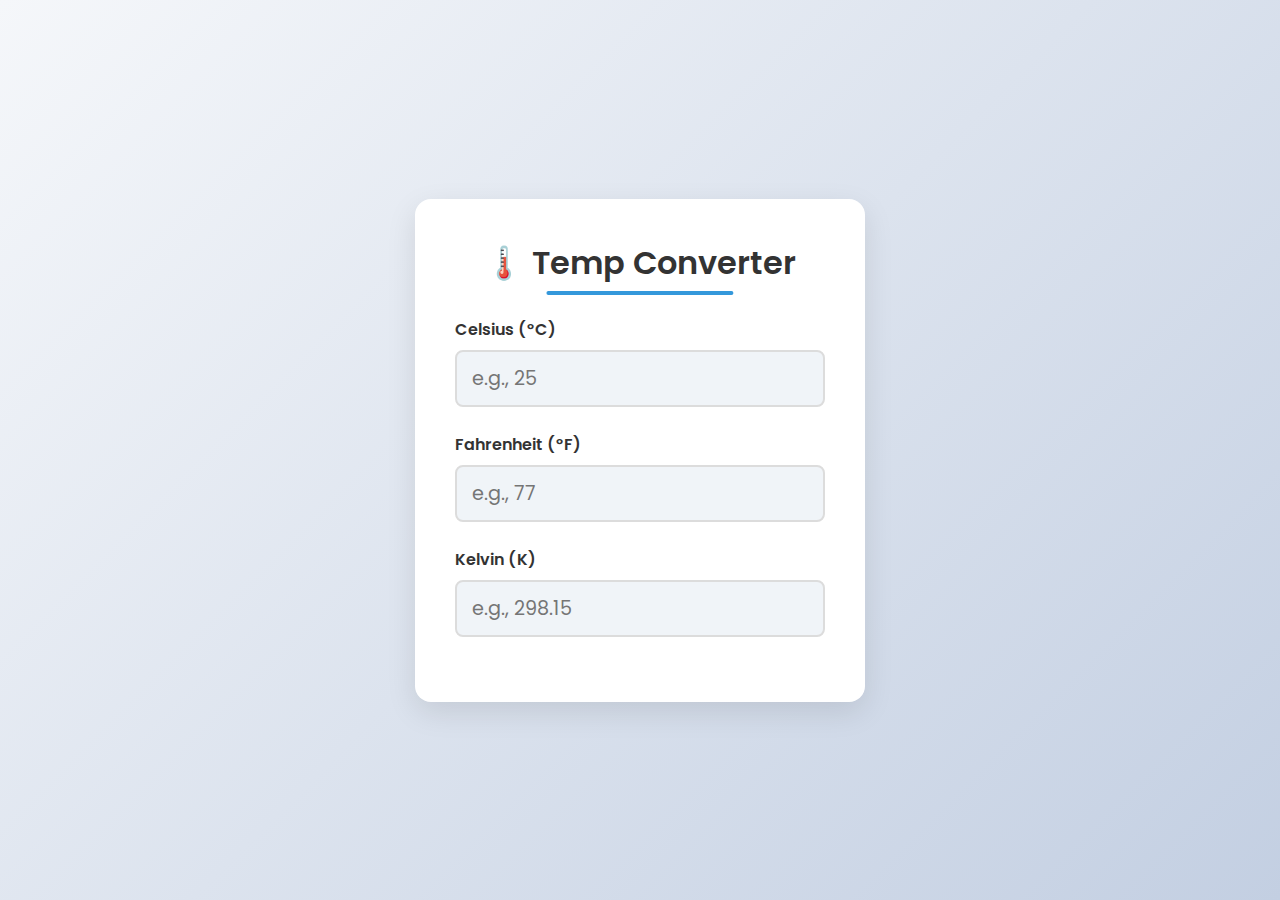
<file: Task 3/index.html>
<!DOCTYPE html>
<html lang="en">
  <head>
    <meta charset="UTF-8" />
    <meta name="viewport" content="width=device-width, initial-scale=1.0" />
    <title>Temperature Converter</title>
    <link rel="stylesheet" href="style.css" />
    <link rel="preconnect" href="https://fonts.googleapis.com" />
    <link rel="preconnect" href="https://fonts.gstatic.com" crossorigin />
    <link
      href="https://fonts.googleapis.com/css2?family=Poppins:wght@400;600&display=swap"
      rel="stylesheet"
    />
  </head>
  <body>
    <div class="converter-card">
      <h1>🌡️ Temp Converter</h1>

      <div class="input-group">
        <label for="celsius">Celsius (°C)</label>
        <input
          type="number"
          id="celsius"
          class="input-field"
          placeholder="e.g., 25"
          aria-label="Temperature in Celsius"
        />
      </div>

      <div class="input-group">
        <label for="fahrenheit">Fahrenheit (°F)</label>
        <input
          type="number"
          id="fahrenheit"
          class="input-field"
          placeholder="e.g., 77"
          aria-label="Temperature in Fahrenheit"
        />
      </div>

      <div class="input-group">
        <label for="kelvin">Kelvin (K)</label>
        <input
          type="number"
          id="kelvin"
          class="input-field"
          placeholder="e.g., 298.15"
          aria-label="Temperature in Kelvin"
        />
      </div>
    </div>

    <script src="script.js"></script>
  </body>
</html>
</file>
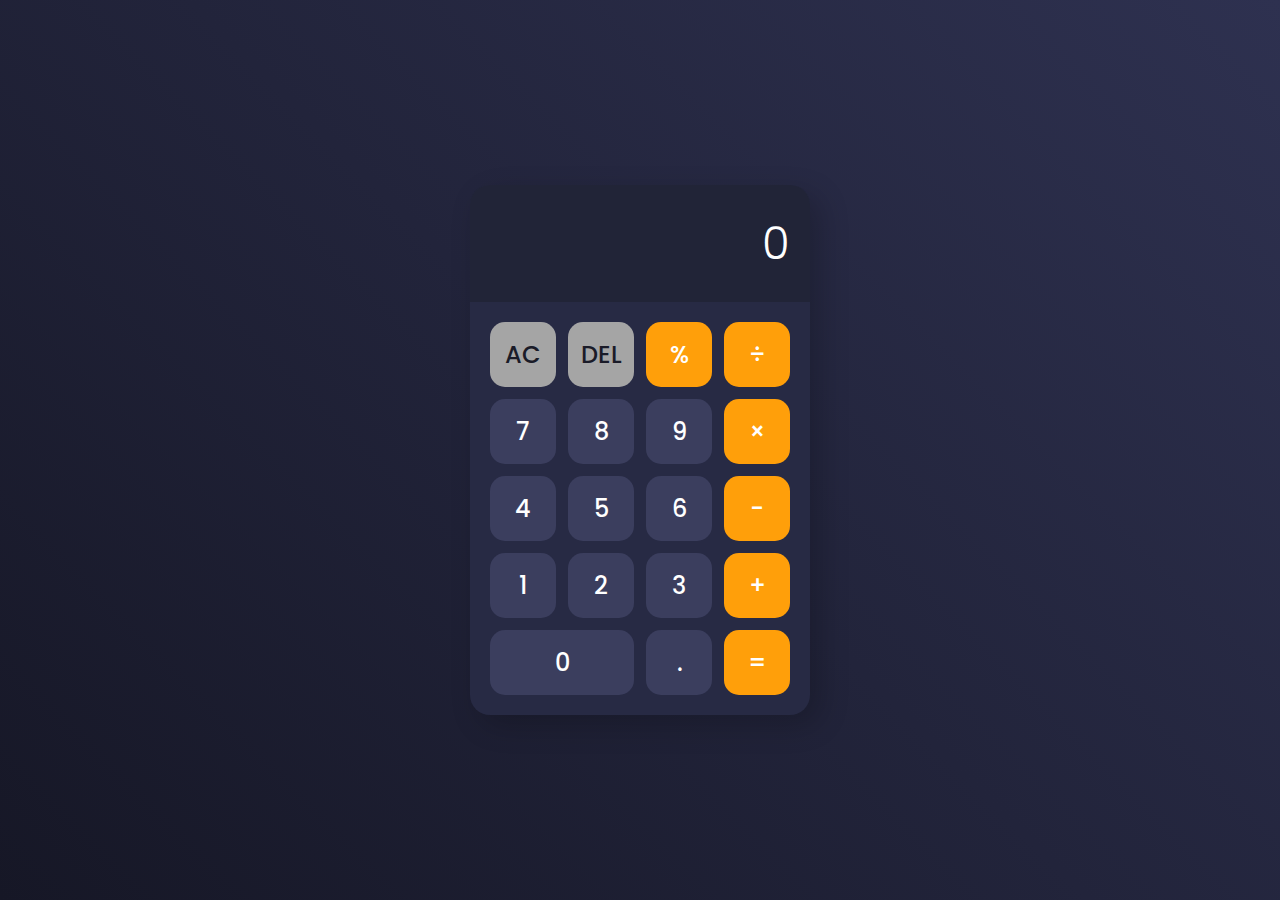
<file: Task 4/index.html>
<!DOCTYPE html>
<html lang="en">
<head>
    <meta charset="UTF-8">
    <meta name="viewport" content="width=device-width, initial-scale=1.0">
    <title>Beautiful Calculator</title>
    <link rel="stylesheet" href="style.css">
   
</head>
<body>

    <div class="calculator">
        <input type="text" class="calculator-display" id="display" value="0" readonly>
        
        <div class="calculator-keys">
            <button class="special" value="AC">AC</button>
            <button class="special" value="DEL">DEL</button>
            <button class="operator" value="%">%</button>
            <button class="operator" value="/">&divide;</button>
            
            <button value="7">7</button>
            <button value="8">8</button>
            <button value="9">9</button>
            <button class="operator" value="*">&times;</button>
            
            <button value="4">4</button>
            <button value="5">5</button>
            <button value="6">6</button>
            <button class="operator" value="-">-</button>
            
            <button value="1">1</button>
            <button value="2">2</button>
            <button value="3">3</button>
            <button class="operator" value="+">+</button>
            
            <button class="span-two" value="0">0</button>
            <button value=".">.</button>
            <button class="operator" value="=">=</button>
        </div>
    </div>

    <script src="script.js"></script>
</body>
</html>
</file>
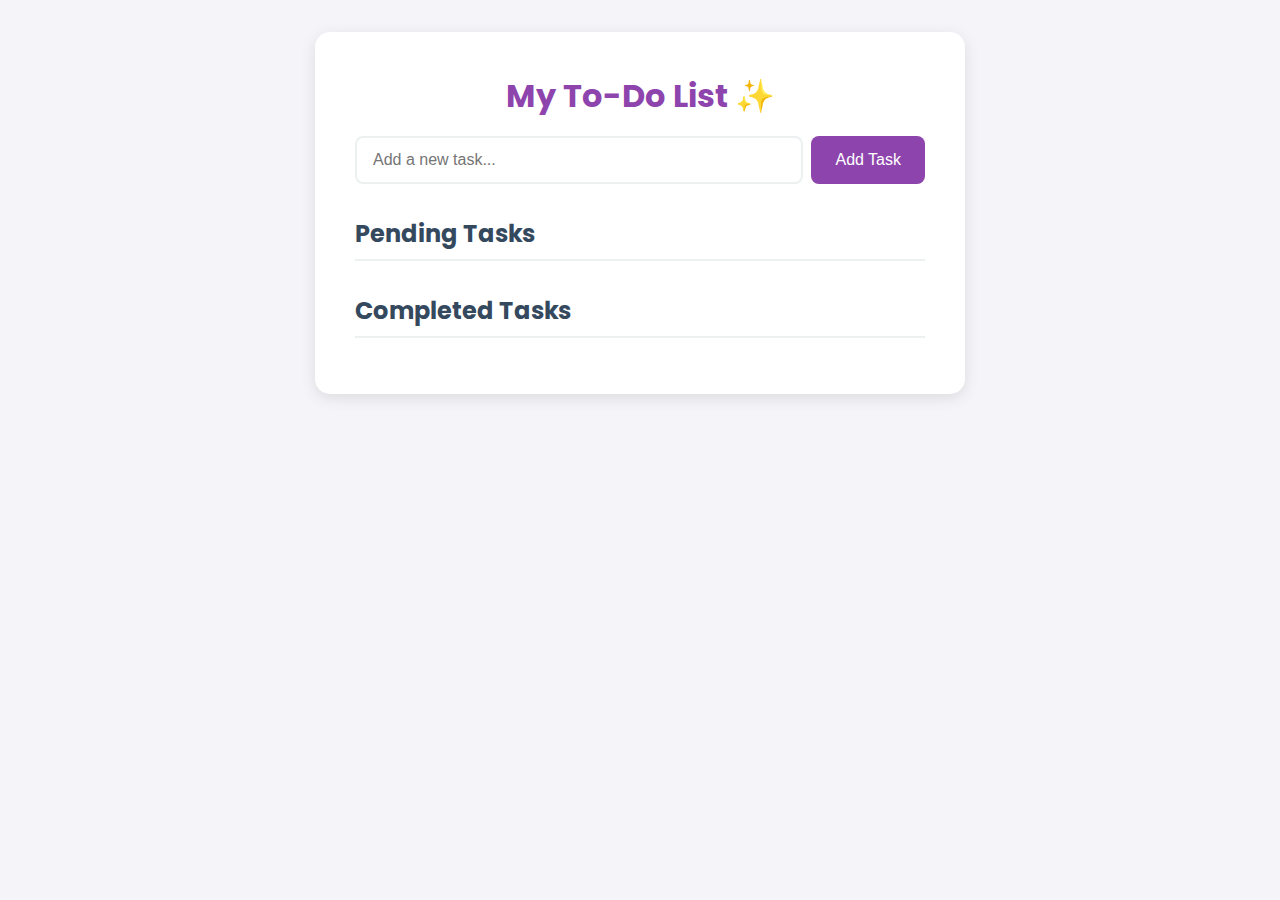
<file: Task 6/index.html>
<!DOCTYPE html>
<html lang="en">
<head>
    <meta charset="UTF-8">
    <meta name="viewport" content="width=device-width, initial-scale=1.0">
    <title>My To-Do App</title>
    <link rel="stylesheet" href="style.css">
    <link rel="preconnect" href="https://fonts.googleapis.com">
    <link rel="preconnect" href="https://fonts.gstatic.com" crossorigin>
    <link href="https://fonts.googleapis.com/css2?family=Poppins:wght@300;400;500;600&display=swap" rel="stylesheet">
</head>
<body>

    <div class="container">
        <header>
            <h1>My To-Do List ✨</h1>
            <form id="task-form">
                <input 
                    type="text" 
                    id="task-input" 
                    placeholder="Add a new task..."
                    autocomplete="off">
                <button type="submit" id="add-task-btn">Add Task</button>
            </form>
        </header>

        <main>
            <section class="task-list">
                <h2>Pending Tasks</h2>
                <ul id="pending-tasks-list">
                    </ul>
            </section>

            <section class="task-list">
                <h2>Completed Tasks</h2>
                <ul id="completed-tasks-list">
                    </ul>
            </section>
        </main>
    </div>

    <div id="toast-container"></div>

    <script src="script.js"></script>
</body>
</html>
</file>
<file: Task 3/style.css>
/* General Styling & Background */
:root {
  --primary-color: #ffffff;
  --secondary-color: #f0f4f8;
  --font-color: #333;
  --accent-color: #3498db;
  --shadow-color: rgba(0, 0, 0, 0.1);
  --border-color: #dcdcdc;
}

* {
  box-sizing: border-box;
  margin: 0;
  padding: 0;
}

body {
  font-family: "Poppins", sans-serif;
  display: flex;
  justify-content: center;
  align-items: center;
  min-height: 100vh;
  background: linear-gradient(135deg, #f5f7fa 0%, #c3cfe2 100%);
  color: var(--font-color);
}

/* Main Converter Card */
.converter-card {
  background-color: var(--primary-color);
  padding: 40px;
  border-radius: 16px;
  box-shadow: 0 10px 30px var(--shadow-color);
  width: 100%;
  max-width: 450px;
  margin: 20px;
  text-align: center;
  transition: all 0.3s ease;
}

.converter-card h1 {
  margin-bottom: 30px;
  font-size: 2rem;
  font-weight: 600;
  position: relative;
  display: inline-block;
}

/* Underline effect for the title */
.converter-card h1::after {
  content: "";
  position: absolute;
  bottom: -8px;
  left: 50%;
  transform: translateX(-50%);
  width: 60%;
  height: 4px;
  background-color: var(--accent-color);
  border-radius: 2px;
}

/* Input Group Styling */
.input-group {
  margin-bottom: 25px;
  position: relative;
}

.input-group label {
  display: block;
  text-align: left;
  font-size: 1rem;
  margin-bottom: 8px;
  font-weight: 600;
}

.input-field {
  width: 100%;
  padding: 12px 15px;
  border: 2px solid var(--border-color);
  border-radius: 8px;
  font-size: 1.2rem;
  font-family: "Poppins", sans-serif;
  background-color: var(--secondary-color);
  transition: border-color 0.3s ease, box-shadow 0.3s ease;
}

.input-field:focus {
  outline: none;
  border-color: var(--accent-color);
  box-shadow: 0 0 0 3px rgba(52, 152, 219, 0.2);
}

/* Responsive Design */
@media (max-width: 480px) {
  .converter-card {
    padding: 25px;
  }
  .converter-card h1 {
    font-size: 1.8rem;
  }
  .input-field {
    font-size: 1rem;
    padding: 10px 12px;
  }
}
</file>
<file: Task 4/style.css>
/* General Styling */
@import url("https://fonts.googleapis.com/css2?family=Poppins:wght@300;400;500&display=swap");

:root {
  --bg-color: #1a1b28;
  --main-color: #272a44;
  --display-bg: #212437;
  --text-color: #ffffff;
  --operator-color: #ff9f0a;
  --operator-hover: #ffb33c;
  --special-color: #a5a5a5;
  --special-hover: #c4c4c4;
  --special-text: #1a1b28;
  --key-color: #3b3e5e;
  --key-hover: #4d517a;
  --shadow: rgba(0, 0, 0, 0.2);
}

* {
  margin: 0;
  padding: 0;
  box-sizing: border-box;
  font-family: "Poppins", sans-serif;
}

body {
  display: flex;
  justify-content: center;
  align-items: center;
  min-height: 100vh;
  background: linear-gradient(45deg, #161726, #2e3150);
}

/* Calculator Body */
.calculator {
  width: 100%;
  max-width: 340px;
  background-color: var(--main-color);
  border-radius: 20px;
  box-shadow: 10px 10px 30px var(--shadow);
  overflow: hidden;
}

/* Display Screen */
.calculator-display {
  background-color: var(--display-bg);
  color: var(--text-color);
  width: 100%;
  padding: 25px 20px;
  text-align: right;
  font-size: 2.8rem; /* Larger font for result */
  font-weight: 300;
  border: none;
  outline: none;
  /* To make sure text doesn't overflow */
  word-wrap: break-word;
  word-break: break-all;
}

/* Keys Container */
.calculator-keys {
  display: grid;
  grid-template-columns: repeat(4, 1fr);
  gap: 12px;
  padding: 20px;
}

/* General Button Styling */
button {
  height: 65px;
  border: none;
  border-radius: 15px;
  font-size: 1.5rem;
  font-weight: 500;
  color: var(--text-color);
  background-color: var(--key-color);
  cursor: pointer;
  transition: background-color 0.2s ease-in-out, transform 0.1s ease;
}

button:hover {
  background-color: var(--key-hover);
}

button:active {
  transform: scale(0.95);
}

/* Specific Button Types */
.operator {
  background-color: var(--operator-color);
}

.operator:hover {
  background-color: var(--operator-hover);
}

.special {
  background-color: var(--special-color);
  color: var(--special-text);
}

.special:hover {
  background-color: var(--special-hover);
}

/* Making the '0' button wider */
.span-two {
  grid-column: span 2;
}
</file>
<file: Task 6/style.css>
:root {
  --primary-color: #8e44ad;
  --secondary-color: #9b59b6;
  --background-color: #f4f4f9;
  --light-gray: #ecf0f1;
  --dark-gray: #34495e;
  --text-color: #2c3e50;
  --success-color: #2ecc71;
  --danger-color: #e74c3c;
  --white-color: #ffffff;
  --shadow: 0 4px 15px rgba(0, 0, 0, 0.1);
}

* {
  margin: 0;
  padding: 0;
  box-sizing: border-box;
}

body {
  font-family: "Poppins", sans-serif;
  background-color: var(--background-color);
  color: var(--text-color);
  display: flex;
  justify-content: center;
  align-items: flex-start;
  min-height: 100vh;
  padding: 2rem;
}

.container {
  width: 100%;
  max-width: 650px;
  background: var(--white-color);
  padding: 2.5rem;
  border-radius: 15px;
  box-shadow: var(--shadow);
}

header {
  text-align: center;
  margin-bottom: 2rem;
}

header h1 {
  color: var(--primary-color);
  margin-bottom: 1rem;
}

#task-form {
  display: flex;
  gap: 0.5rem;
}

#task-input {
  flex-grow: 1;
  padding: 0.8rem 1rem;
  border: 2px solid var(--light-gray);
  border-radius: 8px;
  font-size: 1rem;
  transition: border-color 0.3s;
}

#task-input:focus {
  outline: none;
  border-color: var(--primary-color);
}

#add-task-btn {
  padding: 0.8rem 1.5rem;
  background-color: var(--primary-color);
  color: var(--white-color);
  border: none;
  border-radius: 8px;
  cursor: pointer;
  font-size: 1rem;
  font-weight: 500;
  transition: background-color 0.3s;
}

#add-task-btn:hover {
  background-color: var(--secondary-color);
}

.task-list {
  margin-top: 2rem;
}

.task-list h2 {
  color: var(--dark-gray);
  border-bottom: 2px solid var(--light-gray);
  padding-bottom: 0.5rem;
  margin-bottom: 1rem;
}

ul {
  list-style: none;
}

li {
  display: flex;
  justify-content: space-between;
  align-items: center;
  background: var(--background-color);
  padding: 1rem;
  border-radius: 8px;
  margin-bottom: 0.75rem;
  box-shadow: 0 2px 5px rgba(0, 0, 0, 0.05);
  transition: transform 0.2s, box-shadow 0.2s;
}

li:hover {
  transform: translateY(-2px);
  box-shadow: 0 4px 10px rgba(0, 0, 0, 0.08);
}

li.completed .task-content .task-text {
  text-decoration: line-through;
  color: #95a5a6;
}

.task-content {
  flex-grow: 1;
  margin-right: 1rem;
}

.task-text {
  display: block;
  word-break: break-all; /* Prevents long text from overflowing */
}

.task-timestamp {
  font-size: 0.75rem;
  color: #7f8c8d;
  margin-top: 4px;
  display: block; /* Ensures it appears on its own line */
}

.task-actions button {
  background: none;
  border: none;
  cursor: pointer;
  font-size: 1.2rem;
  margin-left: 0.5rem;
  transition: color 0.3s;
}

.btn-complete {
  color: var(--success-color);
}
.btn-edit {
  color: var(--secondary-color);
}
.btn-delete {
  color: var(--danger-color);
}

.btn-complete:hover {
  color: #27ae60;
}
.btn-edit:hover {
  color: #8e44ad;
}
.btn-delete:hover {
  color: #c0392b;
}

.edit-input {
  width: 100%;
  padding: 0.2rem;
  border: 1px solid var(--light-gray);
  border-radius: 4px;
  font-family: "Poppins", sans-serif;
  font-size: 1rem;
}

/* --- Toast Notification Styles --- */
#toast-container {
  position: fixed;
  bottom: 20px;
  left: 50%;
  transform: translateX(-50%) translateY(100px); /* Start off-screen */
  background-color: var(--dark-gray);
  color: var(--white-color);
  padding: 12px 20px;
  border-radius: 25px;
  box-shadow: 0 4px 10px rgba(0, 0, 0, 0.2);
  opacity: 0;
  visibility: hidden;
  transition: all 0.5s cubic-bezier(0.68, -0.55, 0.27, 1.55);
  z-index: 1000;
}

#toast-container.show {
  opacity: 1;
  visibility: visible;
  transform: translateX(-50%) translateY(0);
}
</file>
